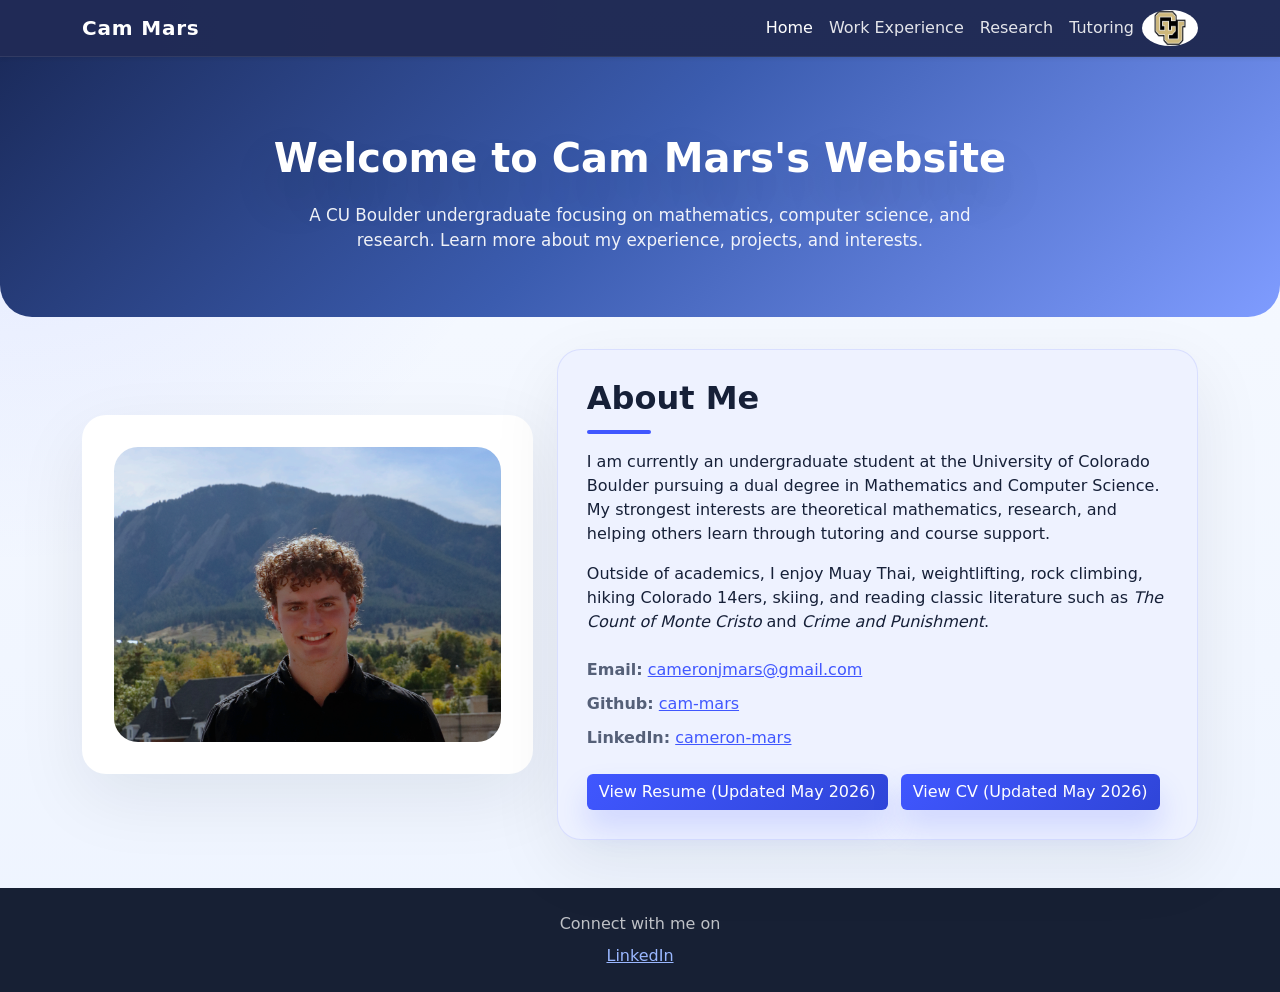
<file: index.html>
<!DOCTYPE html>
<html lang="en">
<head>
    <meta charset="UTF-8">
    <meta name="viewport" content="width=device-width, initial-scale=1.0">
    <title>Cam Mars - Home</title>
    <link href="https://cdn.jsdelivr.net/npm/bootstrap@5.3.3/dist/css/bootstrap.min.css" rel="stylesheet" integrity="sha384-QWTKZyjpPEjISv5WaRU9OFeRpok6YctnYmDr5pNlyT2bRjXh0JMhjY6hW+ALEwIH" crossorigin="anonymous">
    <link rel="stylesheet" href="resources/css/style.css">
</head>
<body>
    <nav class="navbar navbar-expand-lg navbar-dark px-3 shadow-sm">
        <div class="container">
            <a class="navbar-brand" href="index.html">Cam Mars</a>
            <button class="navbar-toggler" type="button" data-bs-toggle="collapse" data-bs-target="#navbarSupportedContent" aria-controls="navbarSupportedContent" aria-expanded="false" aria-label="Toggle navigation">
                <span class="navbar-toggler-icon"></span>
            </button>
            <div class="collapse navbar-collapse" id="navbarSupportedContent">
                <ul class="navbar-nav ms-auto mb-2 mb-lg-0">
                    <li class="nav-item">
                        <a class="nav-link active" aria-current="page" href="index.html">Home</a>
                    </li>
                    <li class="nav-item">
                        <a class="nav-link" href="views/work.html">Work Experience</a>
                    </li>
                    <li class="nav-item">
                        <a class="nav-link" href="views/research.html">Research</a>
                    </li>
                    <li class="nav-item">
                        <a class="nav-link" href="views/tutoring.html">Tutoring</a>
                    </li>
                </ul>
            </div>
            <img src="resources/img/cuLogo.png" alt="CU Boulder logo" class="rounded-circle" width="56" height="36">
        </div>
    </nav>

    <header class="hero text-center">
        <div class="container">
            <h1>Welcome to Cam Mars's Website</h1>
            <p class="mx-auto mt-4">A CU Boulder undergraduate focusing on mathematics, computer science, and research. Learn more about my experience, projects, and interests.</p>
        </div>
    </header>

    <main class="container mb-5">
        <div class="row g-4 align-items-center">
            <div class="col-lg-5">
                <div class="profile-card">
                    <img src="resources/img/pfp.png" alt="Cam Mars" class="img-fluid">
                </div>
            </div>
            <div class="col-lg-7">
                <div class="highlight-card">
                    <h2 class="section-title">About Me</h2>
                    <p>I am currently an undergraduate student at the University of Colorado Boulder pursuing a dual degree in Mathematics and Computer Science. My strongest interests are theoretical mathematics, research, and helping others learn through tutoring and course support.</p>
                    <p>Outside of academics, I enjoy Muay Thai, weightlifting, rock climbing, hiking Colorado 14ers, skiing, and reading classic literature such as <em>The Count of Monte Cristo</em> and <em>Crime and Punishment</em>.</p>
                    <div class="profile-info mt-4">
                        <p><strong>Email:</strong> <a href="mailto:cameronjmars@gmail.com">cameronjmars@gmail.com</a></p>
                        <p><strong>Github:</strong> <a href="https://github.com/cam-mars" target="_blank">cam-mars</a></p>
                        <p><strong>LinkedIn:</strong> <a href="https://www.linkedin.com/in/cameron-mars-b92635291/" target="_blank">cameron-mars</a></p>
                    </div>
                    <div class="mt-4">
                        <a href="resources/pdf/Resume.pdf" class="btn btn-primary me-2" target="_blank">View Resume (Updated May 2026)</a>
                        <a href="resources/pdf/CV.pdf" class="btn btn-primary" target="_blank">View CV (Updated May 2026)</a>
                    </div>
                </div>
            </div>
        </div>
    </main>

    <footer class="text-center py-4">
        <p class="mb-2">Connect with me on</p>
        <a href="https://www.linkedin.com/in/cameron-mars-b92635291/">LinkedIn</a>
    </footer>

    <script src="https://cdn.jsdelivr.net/npm/bootstrap@5.3.0/dist/js/bootstrap.bundle.min.js"></script>
</body>
</html>
</file>
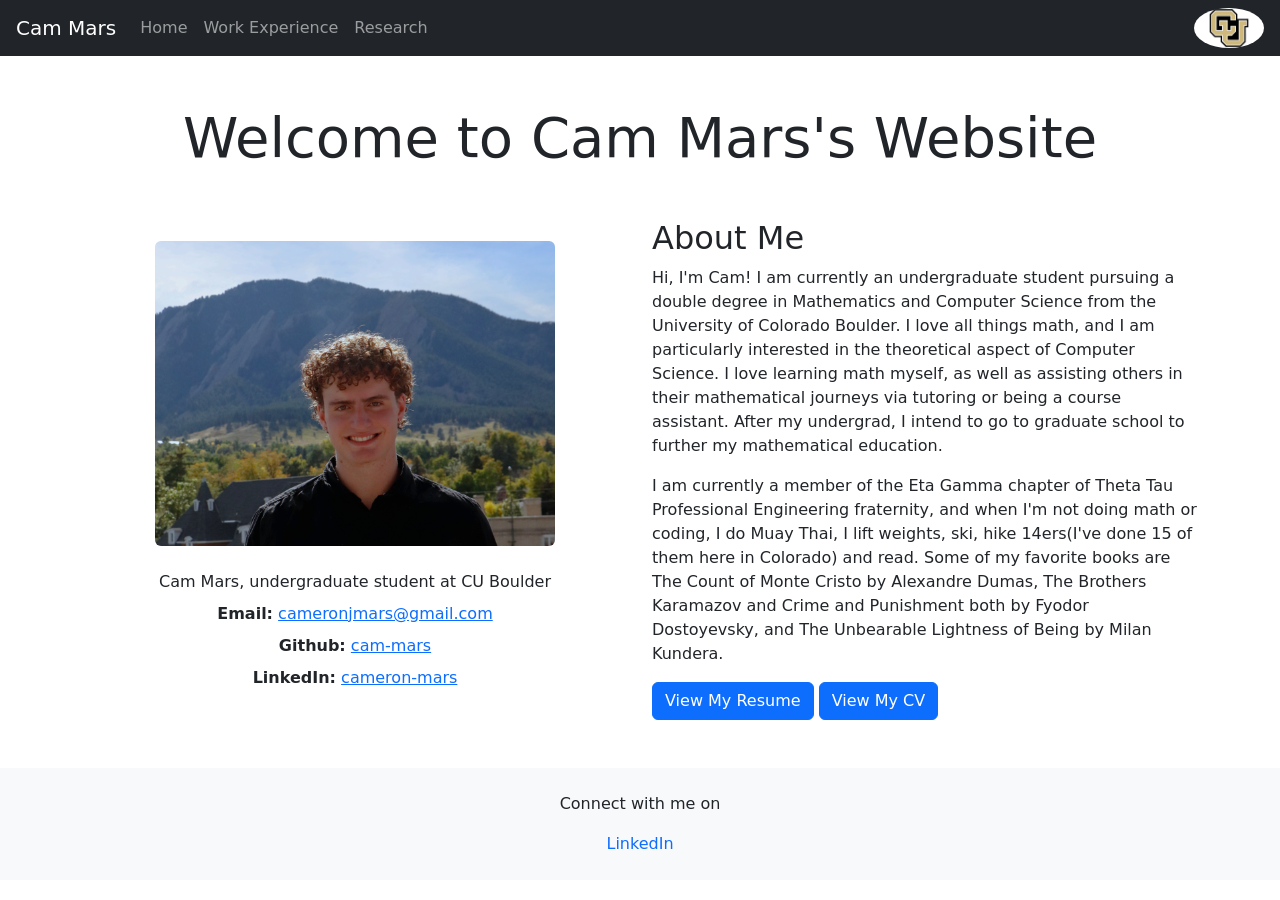
<file: views/index.html>
<!DOCTYPE html>
<html lang="en">
<head>
    <meta charset="UTF-8">
    <meta name="viewport" content="width=device-width, initial-scale=1.0">
    <title>Cam Mars's Website</title>
    <link href="https://cdn.jsdelivr.net/npm/bootstrap@5.3.3/dist/css/bootstrap.min.css" rel="stylesheet" integrity="sha384-QWTKZyjpPEjISv5WaRU9OFeRpok6YctnYmDr5pNlyT2bRjXh0JMhjY6hW+ALEwIH" crossorigin="anonymous">
    <script src="https://cdn.jsdelivr.net/npm/bootstrap@5.3.3/dist/js/bootstrap.bundle.min.js" integrity="sha384-YvpcrYf0tY3lHB60NNkmXc5s9fDVZLESaAA55NDzOxhy9GkcIdslK1eN7N6jIeHz" crossorigin="anonymous"></script>
</head>
<body>
    <!-- Navigation Bar -->
    <nav class="navbar navbar-expand-lg navbar-dark bg-dark px-3">
        <a class="navbar-brand" href="#">Cam Mars</a>
        <button class="navbar-toggler" type="button" data-bs-toggle="collapse" data-bs-target="#navbarSupportedContent">
            <span class="navbar-toggler-icon"></span>
        </button>
        <div class="collapse navbar-collapse" id="navbarSupportedContent">
            <ul class="navbar-nav me-auto">
                <li class="nav-item active">
                    <a class="nav-link" href="home.html">Home</a>
                </li>
                <li class="nav-item">
                    <a class="nav-link" href="work.html">Work Experience</a>
                </li>
                <li class="nav-item">
                    <a class="nav-link" href="research.html">Research</a>
                </li>
            </ul>
        </div>
        <div>
            <img src="../resources/img/cuLogo.png" alt="Buff" class="rounded-circle" width="70" height="40">
        </div>
    </nav>

    <!-- Hero Section -->
    <header class="container text-center my-5">
        <h1 class="display-4">Welcome to Cam Mars's Website</h1>
        <!-- <p class="lead">Explore my hobbies and projects.</p> -->
    </header>

    <!-- About Section -->
<section class="container my-5">
    <div class="row align-items-center">
        <div class="col-md-6 text-center">
            <img src="../resources/img/pfp.png" alt="Cam Mars" class="img-fluid rounded" width="400" height="300">
            <div class="mt-4">
                <p class="mb-2">Cam Mars, undergraduate student at CU Boulder</p>
                <p class="mb-2"><strong>Email:</strong> <a href="mailto:cameronjmars@gmail.com">cameronjmars@gmail.com</a></p>
                <p class="mb-2"><strong>Github:</strong> <a href="https://github.com/cam-mars">cam-mars</a></p>
                <p class="mb-2"><strong>LinkedIn:</strong> <a href="https://www.linkedin.com/in/cameron-mars-b92635291/">cameron-mars</a></p>
            </div>
        </div>
        <div class="col-md-6">
            <h2>About Me</h2>
            <p>Hi, I'm Cam! I am currently an undergraduate student pursuing a double degree in Mathematics and Computer Science from the University of Colorado Boulder.
                I love all things math, and I am particularly interested in the theoretical aspect of Computer Science. 
                I love learning math myself, as well as assisting others in their mathematical journeys via tutoring or being a 
                course assistant. After my undergrad, I intend to go to graduate school to further my mathematical education.</p>

            <p>I am currently a member of the Eta Gamma chapter of Theta Tau Professional Engineering fraternity, and when I'm not doing math or coding, I do Muay Thai, I lift weights,
                ski, hike 14ers(I've done 15 of them here in Colorado) and read. Some of my favorite books are The Count of Monte Cristo by Alexandre Dumas,
                The Brothers Karamazov and Crime and Punishment both by Fyodor Dostoyevsky, and The Unbearable Lightness of Being by Milan Kundera.</p>
            <a href="../resources/pdf/Resume.pdf" class="btn btn-primary" target="_blank">View My Resume</a>
            <a href="../resources/pdf/CV.pdf" class="btn btn-primary" target="_blank">View My CV</a>
        </div>
    </div>
</section>

    <!-- Footer -->
    <footer class="text-center mt-5 py-4 bg-light">
        <p>Connect with me on</p>
        <a href="https://www.linkedin.com/in/cameron-mars-b92635291/" class="text-decoration-none">LinkedIn</a>
    </footer>

    <script src="https://cdn.jsdelivr.net/npm/bootstrap@5.3.0/dist/js/bootstrap.bundle.min.js"></script>
</body>
</html>
</file>
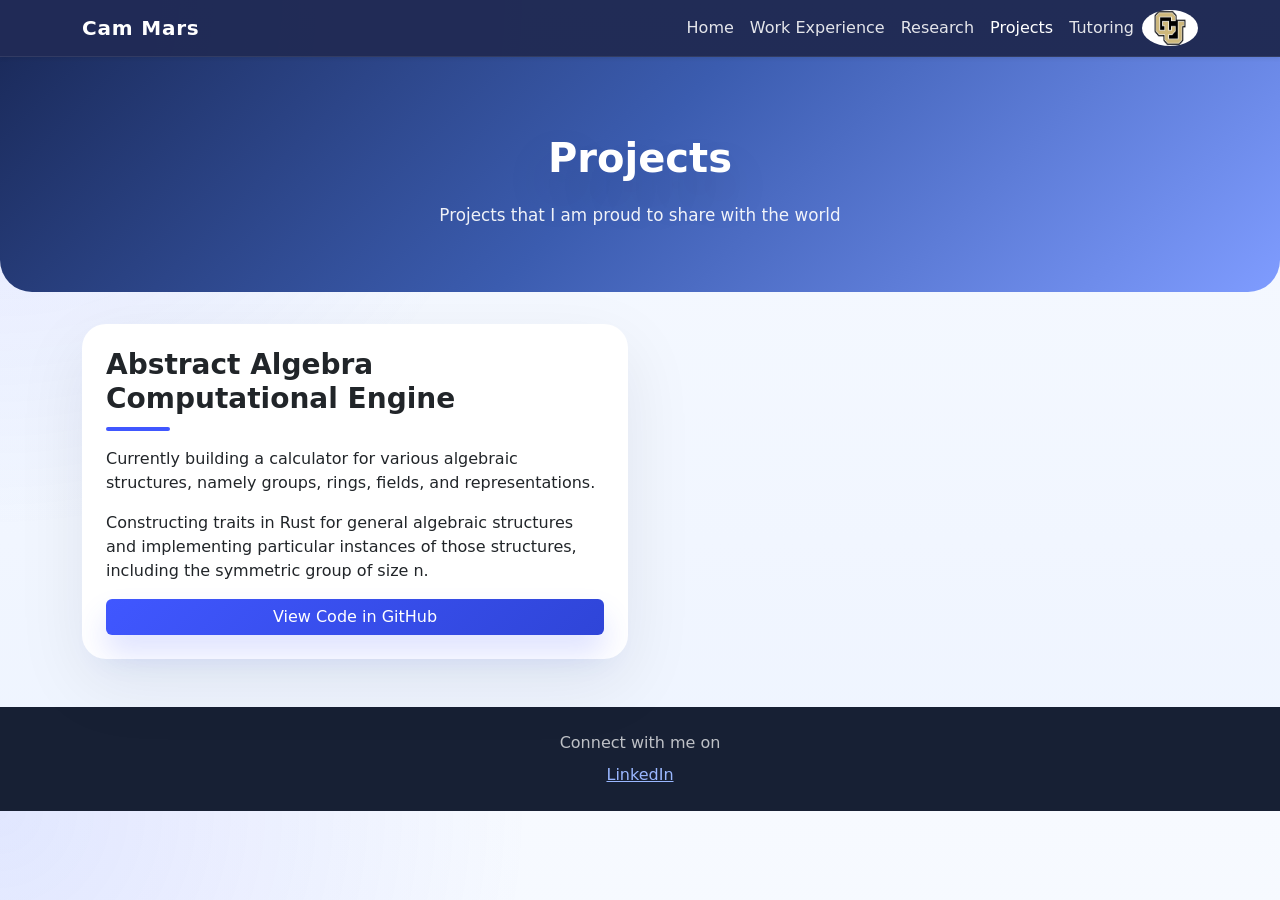
<file: views/projects.html>
<!DOCTYPE html>
<html lang="en">
<head>
    <meta charset="UTF-8">
    <meta name="viewport" content="width=device-width, initial-scale=1.0">
    <title>Cam Mars - Projects</title>
    <link href="https://cdn.jsdelivr.net/npm/bootstrap@5.3.3/dist/css/bootstrap.min.css" rel="stylesheet" integrity="sha384-QWTKZyjpPEjISv5WaRU9OFeRpok6YctnYmDr5pNlyT2bRjXh0JMhjY6hW+ALEwIH" crossorigin="anonymous">
    <link rel="stylesheet" href="../resources/css/style.css">
</head>
<body>
    <nav class="navbar navbar-expand-lg navbar-dark px-3 shadow-sm">
        <div class="container">
            <a class="navbar-brand" href="../index.html">Cam Mars</a>
            <button class="navbar-toggler" type="button" data-bs-toggle="collapse" data-bs-target="#navbarSupportedContent" aria-controls="navbarSupportedContent" aria-expanded="false" aria-label="Toggle navigation">
                <span class="navbar-toggler-icon"></span>
            </button>
            <div class="collapse navbar-collapse" id="navbarSupportedContent">
                <ul class="navbar-nav ms-auto mb-2 mb-lg-0">
                    <li class="nav-item">
                        <a class="nav-link" href="../index.html">Home</a>
                    </li>
                    <li class="nav-item">
                        <a class="nav-link" href="work.html">Work Experience</a>
                    </li>
                    <li class="nav-item">
                        <a class="nav-link" href="research.html">Research</a>
                    </li>
                    <li class="nav-item">
                        <a class="nav-link active" aria-current="page" href="views/projects.html">Projects</a>
                    </li>
                    <li class="nav-item">
                        <a class="nav-link" href="tutoring.html">Tutoring</a>
                    </li>
                </ul>
            </div>
            <img src="../resources/img/cuLogo.png" alt="CU Boulder logo" class="rounded-circle" width="56" height="36">
        </div>
    </nav>

    <header class="hero text-center">
        <div class="container">
            <h1>Projects</h1>
            <p class="mx-auto mt-4">Projects that I am proud to share with the world</p>
        </div>
    </header>

    <main class="container mb-5">
        <section class="row g-4">
            <div class="col-lg-6">
                <div class="card card-compact p-4 h-100">
                    <h3 class="section-title">Abstract Algebra Computational Engine</h3>
                    <p>Currently building a calculator for various algebraic structures, namely groups, rings, fields, and representations.</p>
                    <p>Constructing traits in Rust for general algebraic structures and implementing particular instances of those structures, including the symmetric group of size n.</p>
                    <a href="https://github.com/cam-mars/Abstract-Algebra-Engine" class="btn btn-primary" target="_blank">View Code in GitHub</a>
                </div>
            </div>
        </section>
    </main>

    <footer class="text-center py-4">
        <p class="mb-2">Connect with me on</p>
        <a href="https://www.linkedin.com/in/cameron-mars-b92635291/">LinkedIn</a>
    </footer>

    <script src="https://cdn.jsdelivr.net/npm/bootstrap@5.3.0/dist/js/bootstrap.bundle.min.js"></script>
</body>
</html>
</file>
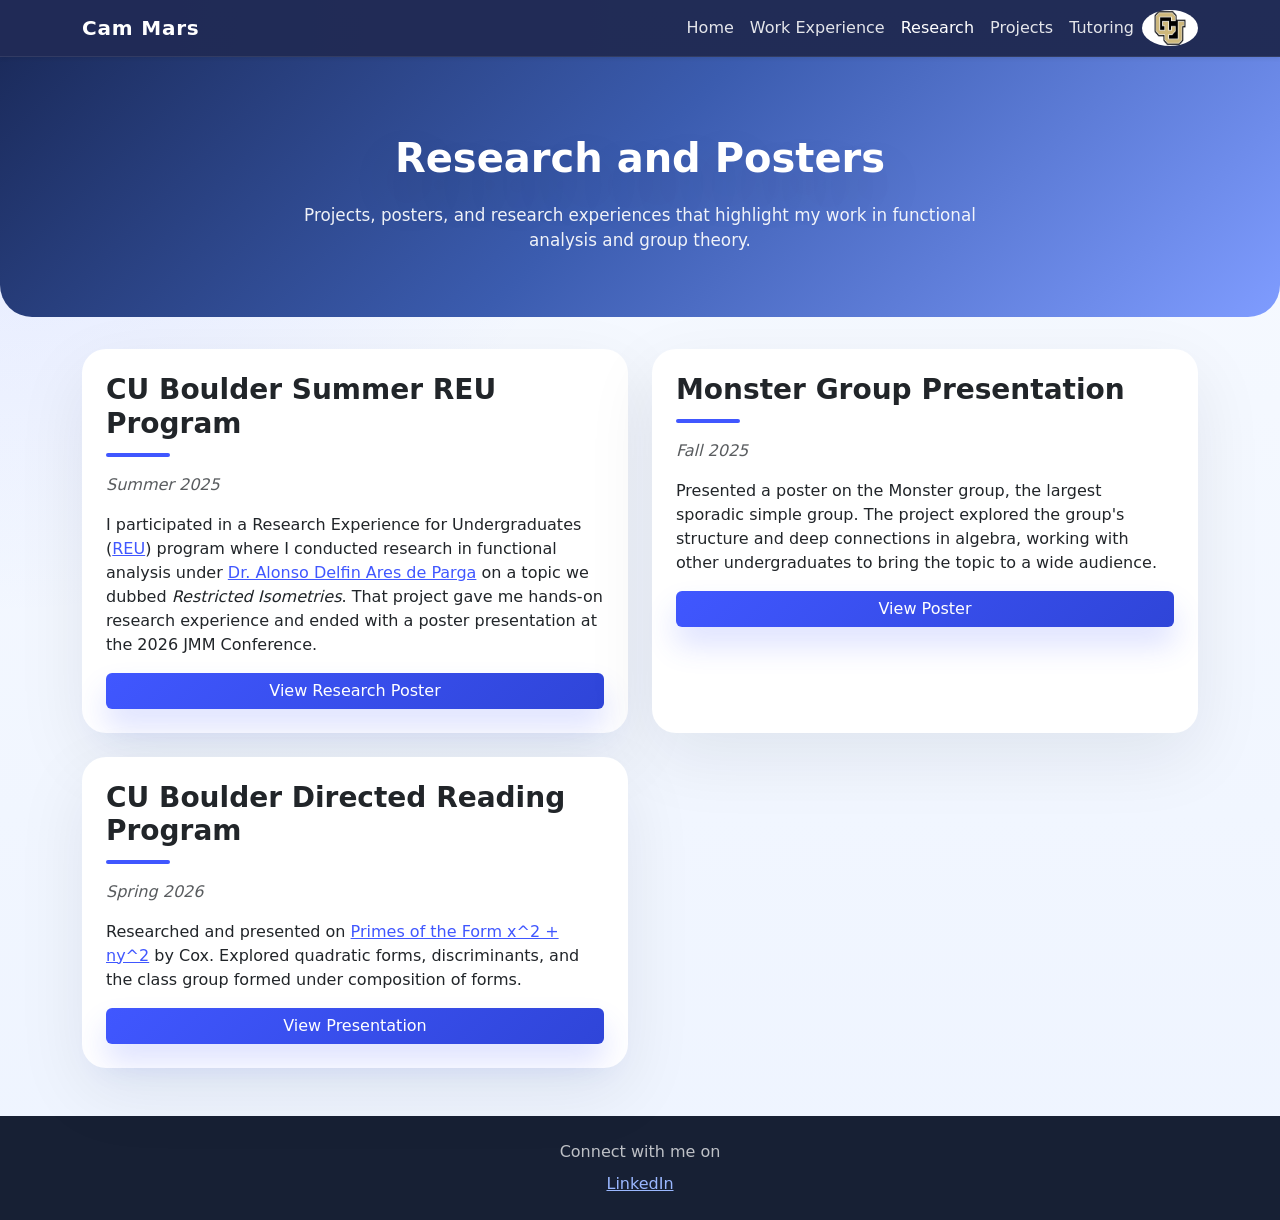
<file: views/research.html>
<!DOCTYPE html>
<html lang="en">
<head>
    <meta charset="UTF-8">
    <meta name="viewport" content="width=device-width, initial-scale=1.0">
    <title>Cam Mars - Research</title>
    <link href="https://cdn.jsdelivr.net/npm/bootstrap@5.3.3/dist/css/bootstrap.min.css" rel="stylesheet" integrity="sha384-QWTKZyjpPEjISv5WaRU9OFeRpok6YctnYmDr5pNlyT2bRjXh0JMhjY6hW+ALEwIH" crossorigin="anonymous">
    <link rel="stylesheet" href="../resources/css/style.css">
</head>
<body>
    <!-- Navigation Bar -->
    <nav class="navbar navbar-expand-lg navbar-dark px-3 shadow-sm">
        <div class="container">
            <a class="navbar-brand" href="../index.html">Cam Mars</a>
            <button class="navbar-toggler" type="button" data-bs-toggle="collapse" data-bs-target="#navbarSupportedContent" aria-controls="navbarSupportedContent" aria-expanded="false" aria-label="Toggle navigation">
                <span class="navbar-toggler-icon"></span>
            </button>
            <div class="collapse navbar-collapse" id="navbarSupportedContent">
                <ul class="navbar-nav ms-auto mb-2 mb-lg-0">
                    <li class="nav-item">
                        <a class="nav-link" href="../index.html">Home</a>
                    </li>
                    <li class="nav-item">
                        <a class="nav-link" href="work.html">Work Experience</a>
                    </li>
                    <li class="nav-item">
                        <a class="nav-link active" aria-current="page" href="research.html">Research</a>
                    </li>
                    <li class="nav-item">
                        <a class="nav-link" href="projects.html">Projects</a>
                    </li>
                    <li class="nav-item">
                        <a class="nav-link" href="tutoring.html">Tutoring</a>
                    </li>
                </ul>
            </div>
            <img src="../resources/img/cuLogo.png" alt="CU Boulder logo" class="rounded-circle" width="56" height="36">
        </div>
    </nav>

    <header class="hero text-center">
        <div class="container">
            <h1>Research and Posters</h1>
            <p class="mx-auto mt-4">Projects, posters, and research experiences that highlight my work in functional analysis and group theory.</p>
        </div>
    </header>

    <main class="container mb-5">
        <section class="row g-4">
            <div class="col-lg-6">
                <div class="card card-compact p-4 h-100">
                    <h3 class="section-title">CU Boulder Summer REU Program</h3>
                    <p class="text-muted"><i>Summer 2025</i></p>
                    <p>I participated in a Research Experience for Undergraduates (<a href="https://www.colorado.edu/math/undergraduate-program/summer-reu/summer-research-past-projects#accordion-1039727886-1" target="_blank">REU</a>) program where I conducted research in functional analysis under <a href="https://math.colorado.edu/~alde9049/" target="_blank">Dr. Alonso Delfin Ares de Parga</a> on a topic we dubbed <em>Restricted Isometries</em>. That project gave me hands-on research experience and ended with a poster presentation at the 2026 JMM Conference.</p>
                    <a href="../resources/pdf/reu_poster.pdf" class="btn btn-primary" target="_blank">View Research Poster</a>
                </div>
            </div>
            <div class="col-lg-6">
                <div class="card card-compact p-4 h-100">
                    <h3 class="section-title">Monster Group Presentation</h3>
                    <p class="text-muted"><i>Fall 2025</i></p>
                    <p>Presented a poster on the Monster group, the largest sporadic simple group. The project explored the group's structure and deep connections in algebra, working with other undergraduates to bring the topic to a wide audience.</p>
                    <a href="../resources/pdf/monster_poster.pdf" class="btn btn-primary" target="_blank">View Poster</a>
                </div>
            </div>
            <div class="col-lg-6">
                <div class="card card-compact p-4 h-100">
                    <h3 class="section-title">CU Boulder Directed Reading Program</h3>
                    <p class="text-muted"><i>Spring 2026</i></p>
                    <p>Researched and presented on <a href = https://www.math.utoronto.ca/~ila/Cox-Primes_of_the_form_x2+ny2.pdf>Primes of the Form x^2 + ny^2</a> by Cox. Explored quadratic forms, discriminants, and the class group formed under composition of forms. </p>
                    <a href="../resources/pdf/proj (1).pdf" class="btn btn-primary" target="_blank">View Presentation</a>
                </div>
            </div>
        </section>
    </main>

    <footer class="text-center py-4">
        <p class="mb-2">Connect with me on</p>
        <a href="https://www.linkedin.com/in/cameron-mars-b92635291/">LinkedIn</a>
    </footer>

    <script src="https://cdn.jsdelivr.net/npm/bootstrap@5.3.0/dist/js/bootstrap.bundle.min.js"></script>
</body>
</html>
</file>
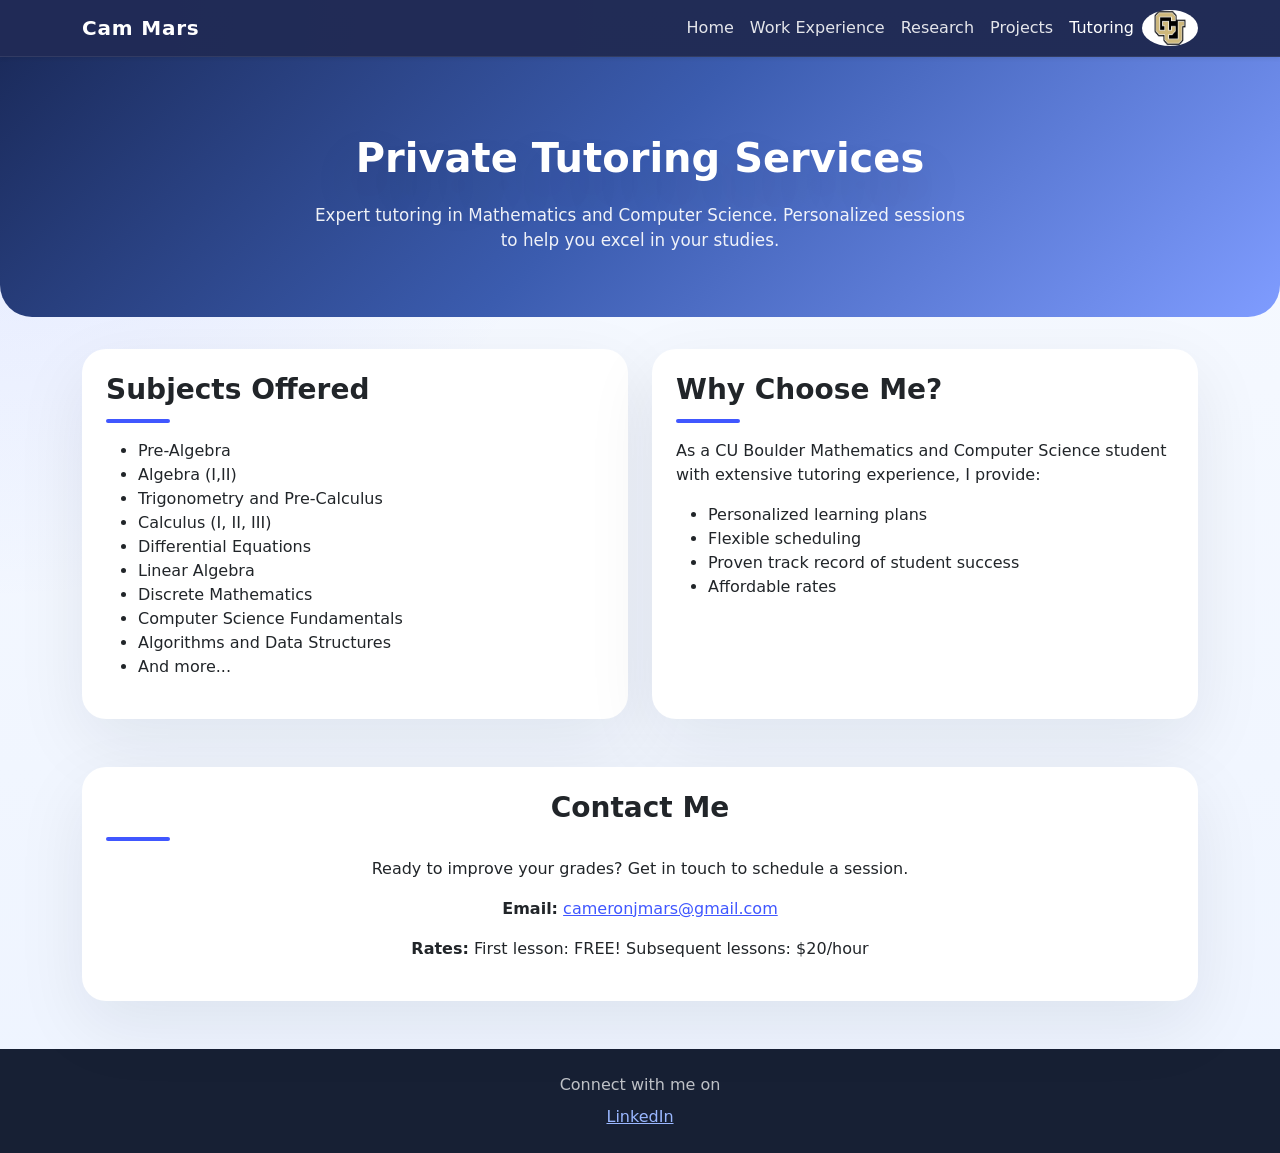
<file: views/tutoring.html>
<!DOCTYPE html>
<html lang="en">
<head>
    <meta charset="UTF-8">
    <meta name="viewport" content="width=device-width, initial-scale=1.0">
    <title>Cam Mars - Private Tutoring</title>
    <link href="https://cdn.jsdelivr.net/npm/bootstrap@5.3.3/dist/css/bootstrap.min.css" rel="stylesheet" integrity="sha384-QWTKZyjpPEjISv5WaRU9OFeRpok6YctnYmDr5pNlyT2bRjXh0JMhjY6hW+ALEwIH" crossorigin="anonymous">
    <link rel="stylesheet" href="../resources/css/style.css">
</head>
<body>
    <nav class="navbar navbar-expand-lg navbar-dark px-3 shadow-sm">
        <div class="container">
            <a class="navbar-brand" href="../index.html">Cam Mars</a>
            <button class="navbar-toggler" type="button" data-bs-toggle="collapse" data-bs-target="#navbarSupportedContent" aria-controls="navbarSupportedContent" aria-expanded="false" aria-label="Toggle navigation">
                <span class="navbar-toggler-icon"></span>
            </button>
            <div class="collapse navbar-collapse" id="navbarSupportedContent">
                <ul class="navbar-nav ms-auto mb-2 mb-lg-0">
                    <li class="nav-item">
                        <a class="nav-link" href="../index.html">Home</a>
                    </li>
                    <li class="nav-item">
                        <a class="nav-link" href="work.html">Work Experience</a>
                    </li>
                    <li class="nav-item">
                        <a class="nav-link" href="research.html">Research</a>
                    </li>
                    <li class="nav-item">
                        <a class="nav-link" href="projects.html">Projects</a>
                    </li>
                    <li class="nav-item">
                        <a class="nav-link active" aria-current="page" href="tutoring.html">Tutoring</a>
                    </li>
                </ul>
            </div>
            <img src="../resources/img/cuLogo.png" alt="CU Boulder logo" class="rounded-circle" width="56" height="36">
        </div>
    </nav>

    <header class="hero text-center">
        <div class="container">
            <h1>Private Tutoring Services</h1>
            <p class="mx-auto mt-4">Expert tutoring in Mathematics and Computer Science. Personalized sessions to help you excel in your studies.</p>
        </div>
    </header>

    <main class="container mb-5">
        <section class="row g-4">
            <div class="col-lg-6">
                <div class="card card-compact p-4 h-100">
                    <h3 class="section-title">Subjects Offered</h3>
                    <ul>
                        <li>Pre-Algebra</li>
                        <li>Algebra (I,II)</li>
                        <li>Trigonometry and Pre-Calculus</li>
                        <li>Calculus (I, II, III)</li>
                        <li>Differential Equations</li>
                        <li>Linear Algebra</li>
                        <li>Discrete Mathematics</li>
                        <li>Computer Science Fundamentals</li>
                        <li>Algorithms and Data Structures</li>
                        <li>And more...</li>
                    </ul>
                </div>
            </div>
            <div class="col-lg-6">
                <div class="card card-compact p-4 h-100">
                    <h3 class="section-title">Why Choose Me?</h3>
                    <p>As a CU Boulder Mathematics and Computer Science student with extensive tutoring experience, I provide:</p>
                    <ul>
                        <li>Personalized learning plans</li>
                        <li>Flexible scheduling</li>
                        <li>Proven track record of student success</li>
                        <li>Affordable rates</li>
                    </ul>
                </div>
            </div>
        </section>

        <section class="mt-5">
            <div class="card card-compact p-4">
                <h3 class="section-title text-center">Contact Me</h3>
                <p class="text-center">Ready to improve your grades? Get in touch to schedule a session.</p>
                <div class="text-center">
                    <p><strong>Email:</strong> <a href="mailto:cameronjmars@gmail.com">cameronjmars@gmail.com</a></p>
                    <p><strong>Rates:</strong> First lesson: FREE! Subsequent lessons: $20/hour</p>
                </div>
            </div>
        </section>
    </main>

    <footer class="text-center py-4">
        <p class="mb-2">Connect with me on</p>
        <a href="https://www.linkedin.com/in/cameron-mars-b92635291/">LinkedIn</a>
    </footer>

    <script src="https://cdn.jsdelivr.net/npm/bootstrap@5.3.0/dist/js/bootstrap.bundle.min.js"></script>
</body>
</html>
</file>
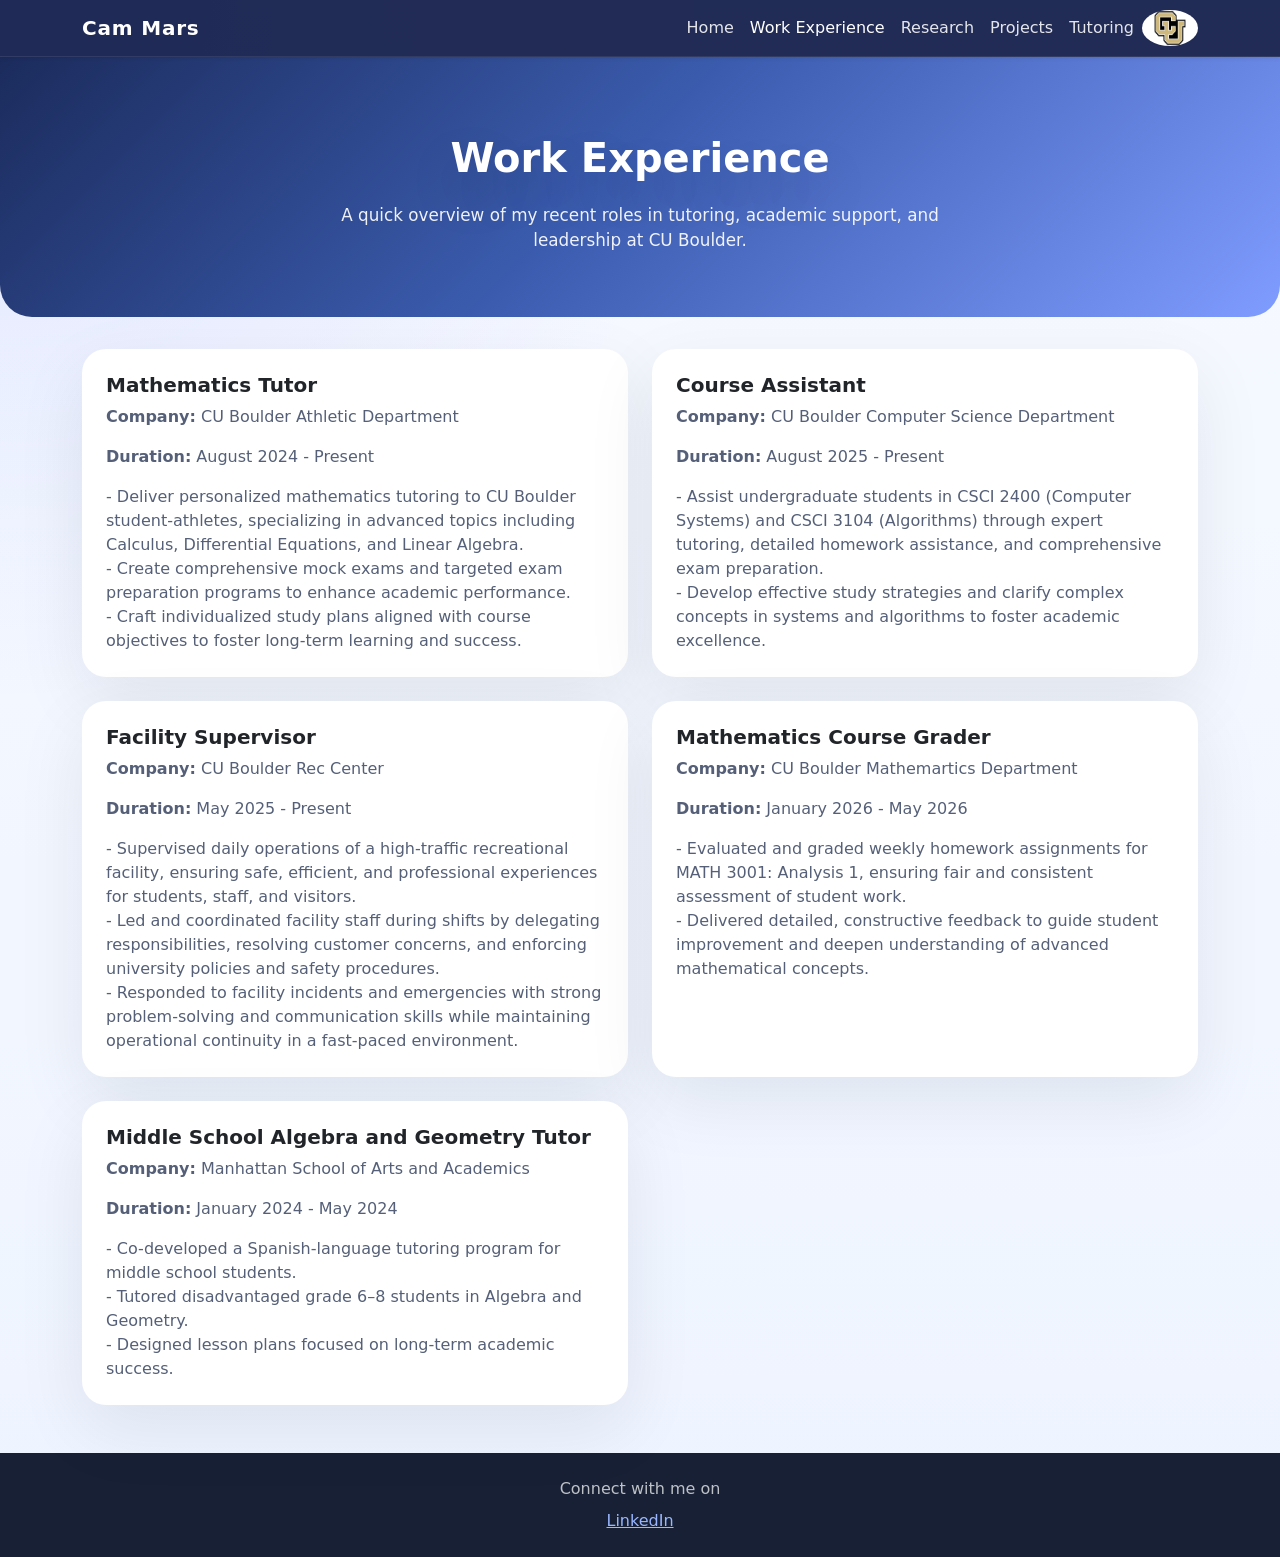
<file: views/work.html>
<!DOCTYPE html>
<html lang="en">
<head>
    <meta charset="UTF-8">
    <meta name="viewport" content="width=device-width, initial-scale=1.0">
    <title>Cam Mars - Work Experience</title>
    <link href="https://cdn.jsdelivr.net/npm/bootstrap@5.3.3/dist/css/bootstrap.min.css" rel="stylesheet" integrity="sha384-QWTKZyjpPEjISv5WaRU9OFeRpok6YctnYmDr5pNlyT2bRjXh0JMhjY6hW+ALEwIH" crossorigin="anonymous">
    <link rel="stylesheet" href="../resources/css/style.css">
</head>
<body>
    <nav class="navbar navbar-expand-lg navbar-dark px-3 shadow-sm">
        <div class="container">
            <a class="navbar-brand" href="../index.html">Cam Mars</a>
            <button class="navbar-toggler" type="button" data-bs-toggle="collapse" data-bs-target="#navbarSupportedContent" aria-controls="navbarSupportedContent" aria-expanded="false" aria-label="Toggle navigation">
                <span class="navbar-toggler-icon"></span>
            </button>
            <div class="collapse navbar-collapse" id="navbarSupportedContent">
                <ul class="navbar-nav ms-auto mb-2 mb-lg-0">
                    <li class="nav-item">
                        <a class="nav-link" href="../index.html">Home</a>
                    </li>
                    <li class="nav-item">
                        <a class="nav-link active" aria-current="page" href="work.html">Work Experience</a>
                    </li>
                    <li class="nav-item">
                        <a class="nav-link" href="research.html">Research</a>
                    </li>
                    <li class="nav-item">
                        <a class="nav-link" href="projects.html">Projects</a>
                    </li>
                    <li class="nav-item">
                        <a class="nav-link" href="tutoring.html">Tutoring</a>
                    </li>
                </ul>
            </div>
            <img src="../resources/img/cuLogo.png" alt="CU Boulder logo" class="rounded-circle" width="56" height="36">
        </div>
    </nav>

    <header class="hero text-center">
        <div class="container">
            <h1>Work Experience</h1>
            <p class="mx-auto mt-4">A quick overview of my recent roles in tutoring, academic support, and leadership at CU Boulder.</p>
        </div>
    </header>

    <main class="container mb-5">
        <div class="row g-4">
            <div class="col-md-6">
                <div class="card card-compact h-100 p-4">
                    <h5 class="card-title">Mathematics Tutor</h5>
                    <p class="card-text"><strong>Company:</strong> CU Boulder Athletic Department</p>
                    <p class="card-text"><strong>Duration:</strong> August 2024 - Present</p>
                    <p class="card-text">- Deliver personalized mathematics tutoring to CU Boulder student-athletes, specializing in advanced topics including Calculus, Differential Equations, and Linear Algebra.<br>
                    - Create comprehensive mock exams and targeted exam preparation programs to enhance academic performance.<br>
                    - Craft individualized study plans aligned with course objectives to foster long-term learning and success.</p>
                </div>
            </div>
            <div class="col-md-6">
                <div class="card card-compact h-100 p-4">
                    <h5 class="card-title">Course Assistant</h5>
                    <p class="card-text"><strong>Company:</strong> CU Boulder Computer Science Department</p>
                    <p class="card-text"><strong>Duration:</strong> August 2025 - Present</p>
                    <p class="card-text">- Assist undergraduate students in CSCI 2400 (Computer Systems) and CSCI 3104 (Algorithms) through expert tutoring, detailed homework assistance, and comprehensive exam preparation.<br>
                    - Develop effective study strategies and clarify complex concepts in systems and algorithms to foster academic excellence.</p>
                </div>
            </div>
            <div class="col-md-6">
                <div class="card card-compact h-100 p-4">
                    <h5 class="card-title">Facility Supervisor</h5>
                    <p class="card-text"><strong>Company:</strong> CU Boulder Rec Center</p>
                    <p class="card-text"><strong>Duration:</strong> May 2025 - Present</p>
                    <p class="card-text">
                    - Supervised daily operations of a high-traffic recreational facility, ensuring safe, efficient, and professional experiences for students, staff, and visitors.<br>
                    - Led and coordinated facility staff during shifts by delegating responsibilities, resolving customer concerns, and enforcing university policies and safety procedures.<br>
                    - Responded to facility incidents and emergencies with strong problem-solving and communication skills while maintaining operational continuity in a fast-paced environment.
                </p>
                </div>
            </div>
            <div class="col-md-6">
                <div class="card card-compact h-100 p-4">
                    <h5 class="card-title">Mathematics Course Grader</h5>
                    <p class="card-text"><strong>Company:</strong> CU Boulder Mathemartics Department</p>
                    <p class="card-text"><strong>Duration:</strong> January 2026 - May 2026 </p>
                    <p class="card-text">- Evaluated and graded weekly homework assignments for MATH 3001: Analysis 1, ensuring fair and consistent assessment of student work.<br>
                    - Delivered detailed, constructive feedback to guide student improvement and deepen understanding of advanced mathematical concepts.</p>
                </div>
            </div>
            <div class="col-md-6">
                <div class="card card-compact h-100 p-4">
                    <h5 class="card-title">Middle School Algebra and Geometry Tutor</h5>
                    <p class="card-text"><strong>Company:</strong> Manhattan School of Arts and Academics</p>
                    <p class="card-text"><strong>Duration:</strong> January 2024 - May 2024</p>
                    <p class="card-text">- Co-developed a Spanish-language tutoring program for middle school students.<br>
                    - Tutored disadvantaged grade 6–8 students in Algebra and Geometry.<br>
                    - Designed lesson plans focused on long-term academic success.</p>
                </div>
            </div>
        </div>
    </main>

    <footer class="text-center py-4">
        <p class="mb-2">Connect with me on</p>
        <a href="https://www.linkedin.com/in/cameron-mars-b92635291/">LinkedIn</a>
    </footer>

    <script src="https://cdn.jsdelivr.net/npm/bootstrap@5.3.0/dist/js/bootstrap.bundle.min.js"></script>
</body>
</html>
</file>
<file: resources/css/style.css>
:root {
  --page-bg: #f0f4ff;
  --surface: #ffffff;
  --surface-strong: #eef2ff;
  --text: #162038;
  --muted: #556078;
  --accent: #4057ff;
  --accent-soft: #d9e0ff;
  --border: rgba(66, 82, 166, 0.12);
}

* {
  box-sizing: border-box;
}

body {
  margin: 0;
  background: radial-gradient(circle at top left, rgba(64, 87, 255, 0.12), transparent 35%),
    linear-gradient(180deg, #f7faff 0%, #eef4ff 100%);
  color: var(--text);
  font-family: Inter, system-ui, -apple-system, BlinkMacSystemFont, 'Segoe UI', sans-serif;
}

a {
  color: var(--accent);
}
a:hover {
  color: #2d41d1;
  text-decoration: none;
}

.navbar {
  background: rgba(16, 27, 72, 0.92) !important;
  border-bottom: 1px solid rgba(255, 255, 255, 0.08);
}
.navbar-brand {
  font-weight: 700;
  letter-spacing: 0.04em;
}
.navbar .nav-link {
  color: rgba(255, 255, 255, 0.88) !important;
}
.navbar .nav-link.active,
.navbar .nav-link:hover {
  color: #ffffff !important;
}
.hero {
  background: linear-gradient(135deg, #1b2b5c 0%, #3b5caf 48%, #7f9cff 100%);
  color: #fff;
  padding: 5rem 0 4rem;
  margin-bottom: 2rem;
  border-radius: 0 0 32px 32px;
}
.hero h1 {
  font-weight: 800;
  line-height: 1.05;
  text-shadow: 0 24px 50px rgba(0, 0, 0, 0.18);
}
.hero p {
  font-size: 1.05rem;
  max-width: 42rem;
  margin: 0 auto;
  opacity: 0.92;
}

.section-title {
  font-weight: 700;
  margin-bottom: 1rem;
}
.section-title::after {
  content: '';
  display: block;
  width: 4rem;
  height: 4px;
  margin-top: 0.75rem;
  background: var(--accent);
  border-radius: 999px;
}

.card,
.profile-card,
.highlight-card {
  border: none;
  border-radius: 24px;
  box-shadow: 0 24px 70px rgba(15, 23, 42, 0.08);
  background: var(--surface);
}
.profile-card {
  padding: 2rem;
}
.profile-card img {
  width: 100%;
  border-radius: 24px;
}
.btn-primary {
  background: linear-gradient(135deg, #4057ff 0%, #2f45d8 100%);
  border: none;
  box-shadow: 0 18px 30px rgba(64, 87, 255, 0.18);
}
.btn-primary:hover {
  background: linear-gradient(135deg, #2f45d8 0%, #1f30b0 100%);
}
.highlight-card {
  padding: 1.8rem;
  background: var(--surface-strong);
  border: 1px solid rgba(64, 87, 255, 0.12);
}
.profile-info p {
  margin-bottom: 0.65rem;
  color: var(--muted);
}
.profile-info a {
  color: var(--accent);
}
.profile-info a:hover {
  color: #2d41d1;
}
.card-title {
  font-weight: 700;
}
.card-text {
  color: var(--muted);
}
.card[href] {
  transition: transform 0.25s ease, box-shadow 0.25s ease;
}
.card:hover {
  transform: translateY(-4px);
}
footer {
  background: #172034;
  color: rgba(255, 255, 255, 0.72);
}
footer a {
  color: #9ab7ff;
}
footer a:hover {
  color: #ffffff;
}

@media (max-width: 767px) {
  .hero {
    padding-top: 3rem;
  }
}
</file>
